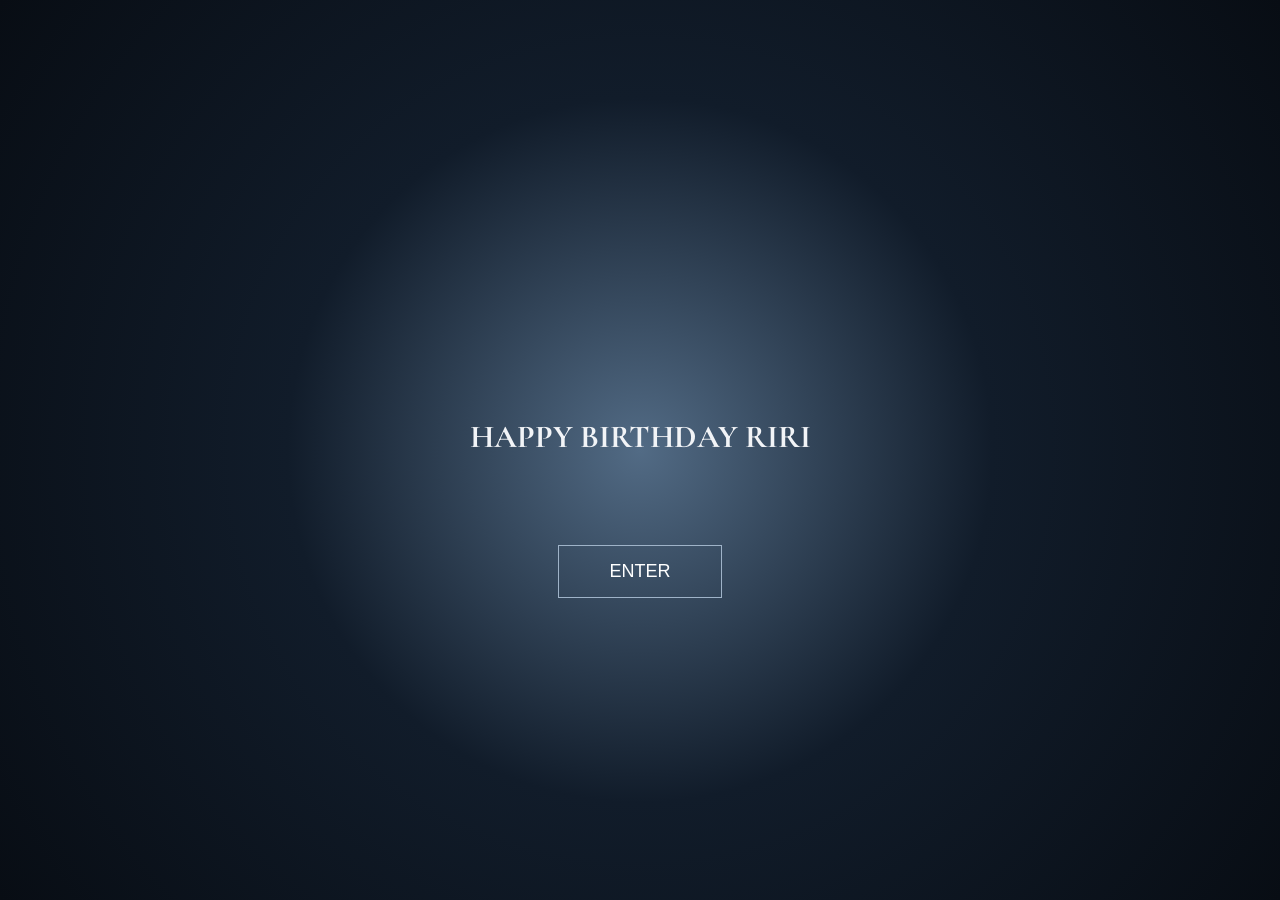
<file: index.html>
<!DOCTYPE html>
<html lang="es">

<head>

<meta charset="UTF-8">
<meta name="viewport" content="width=device-width, initial-scale=1.0">

<title>Happy Birthday, Riri</title>

<link rel="stylesheet" href="style.css">

<link rel="preconnect" href="https://fonts.googleapis.com">
<link rel="preconnect" href="https://fonts.gstatic.com" crossorigin>

<link href="https://fonts.googleapis.com/css2?family=Cinzel:wght@400;700&family=Cormorant+Garamond:wght@300;400;600&display=swap" rel="stylesheet">

</head>

<body>

<div class="loading-screen">

<h1 class="logo">
  <h1>HAPPY BIRTHDAY RIRI</h1>

</h1>

<p class="loading-text">

</p>

<a href="letter.html" class="enter-link">
<button id="enter">
ENTER
</button>
</a>

</div>

</body>

</html>
</file>
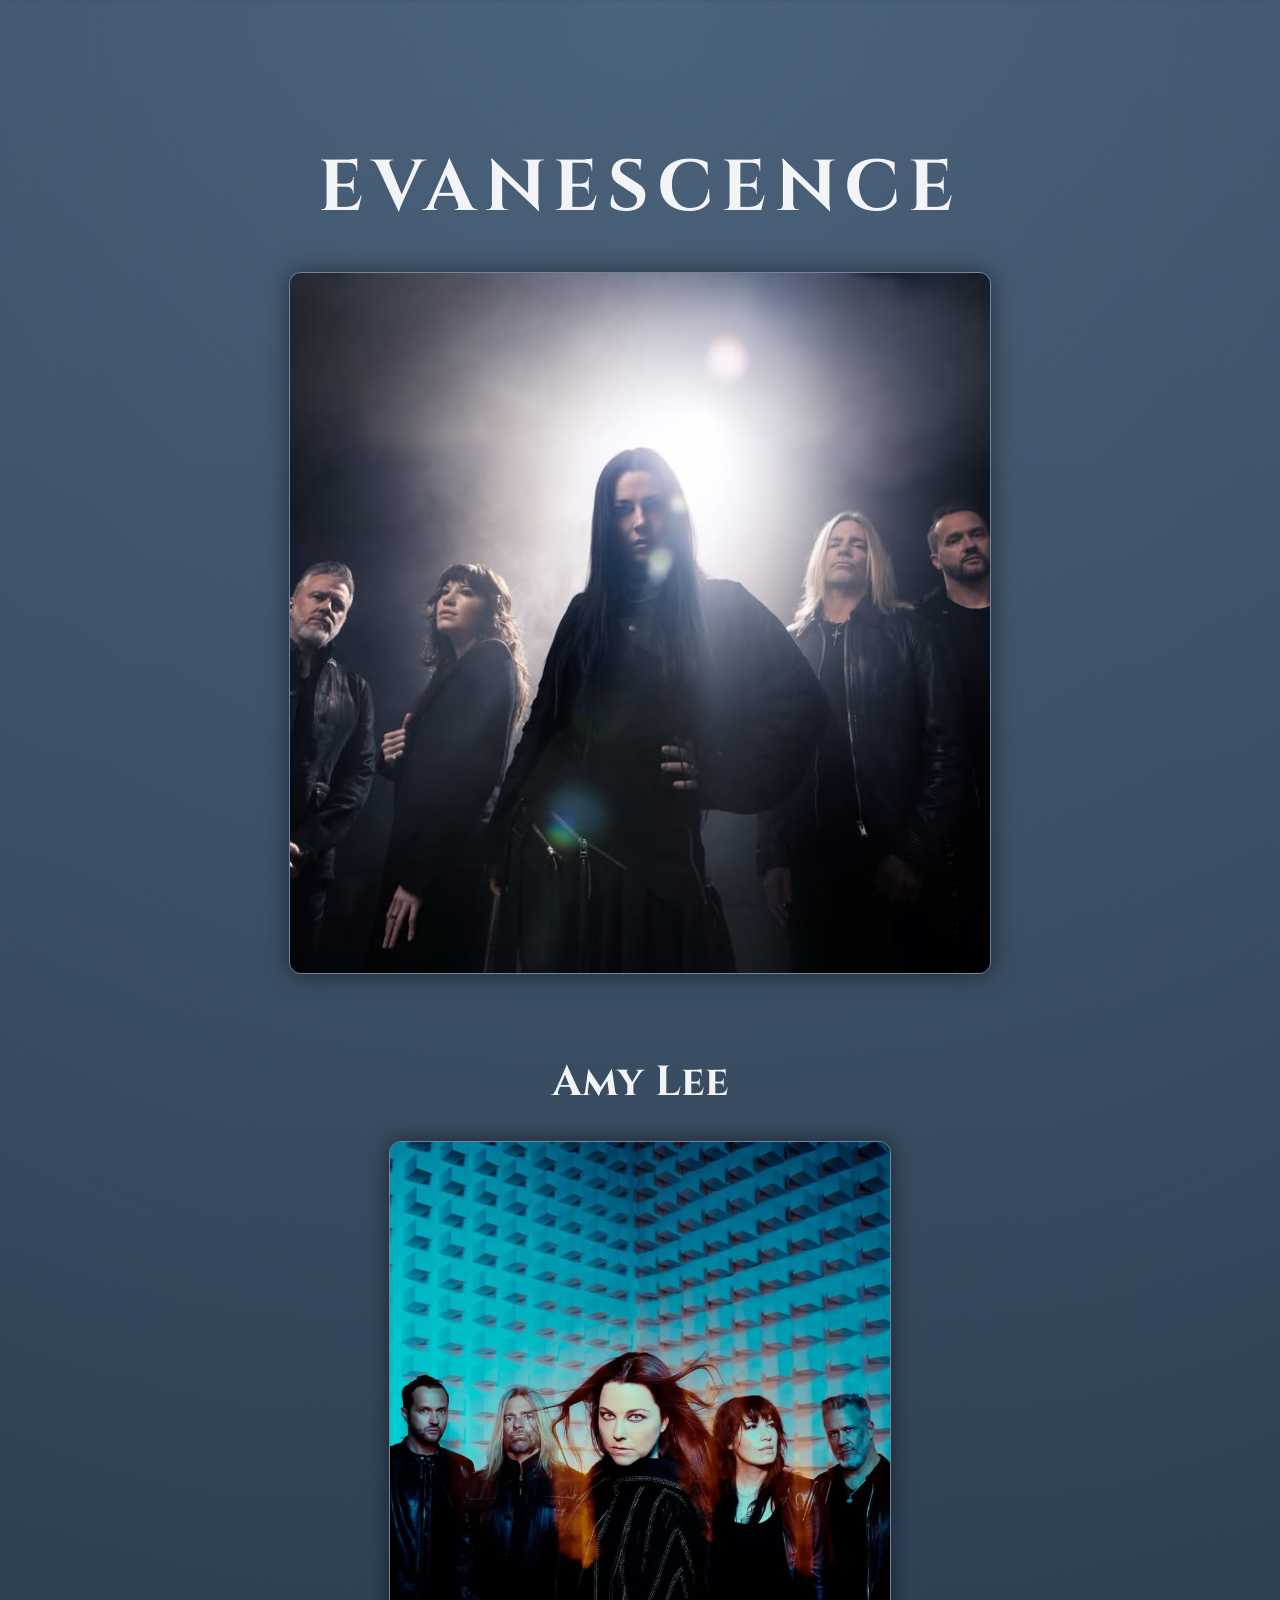
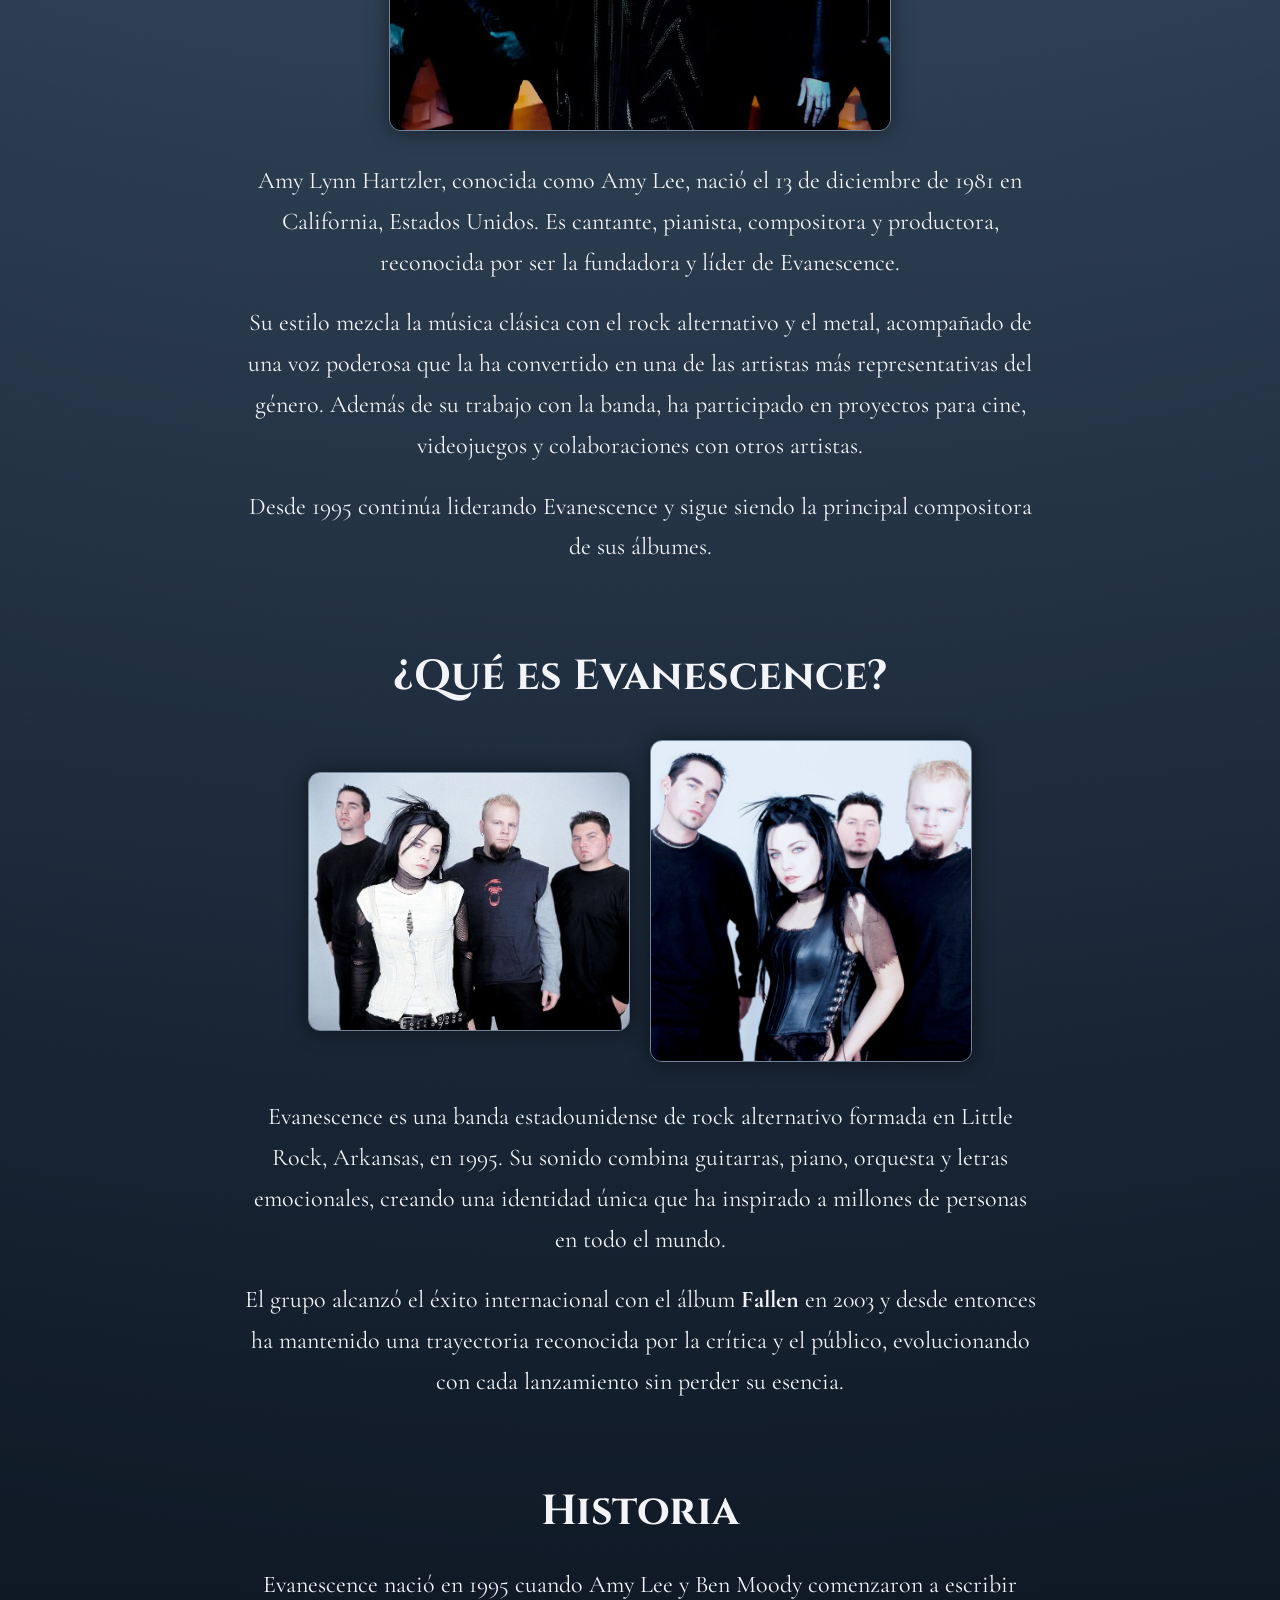
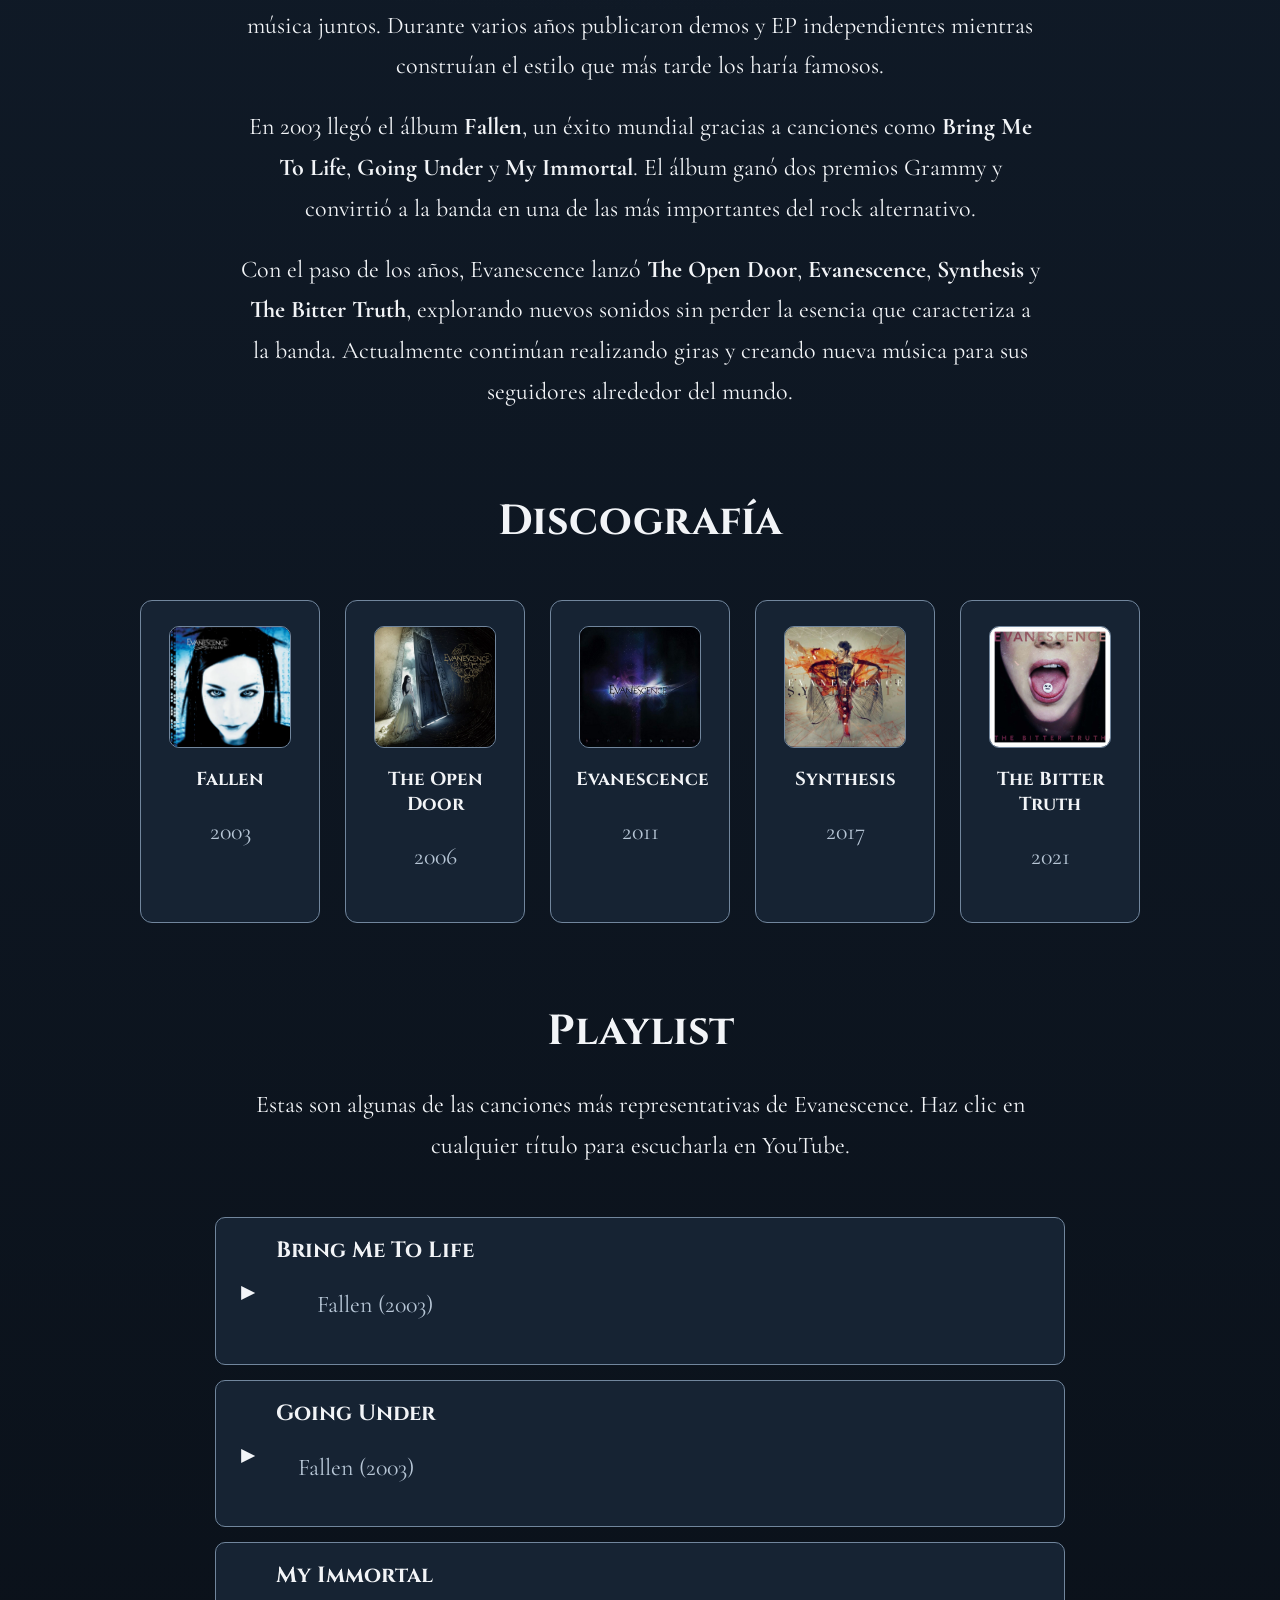
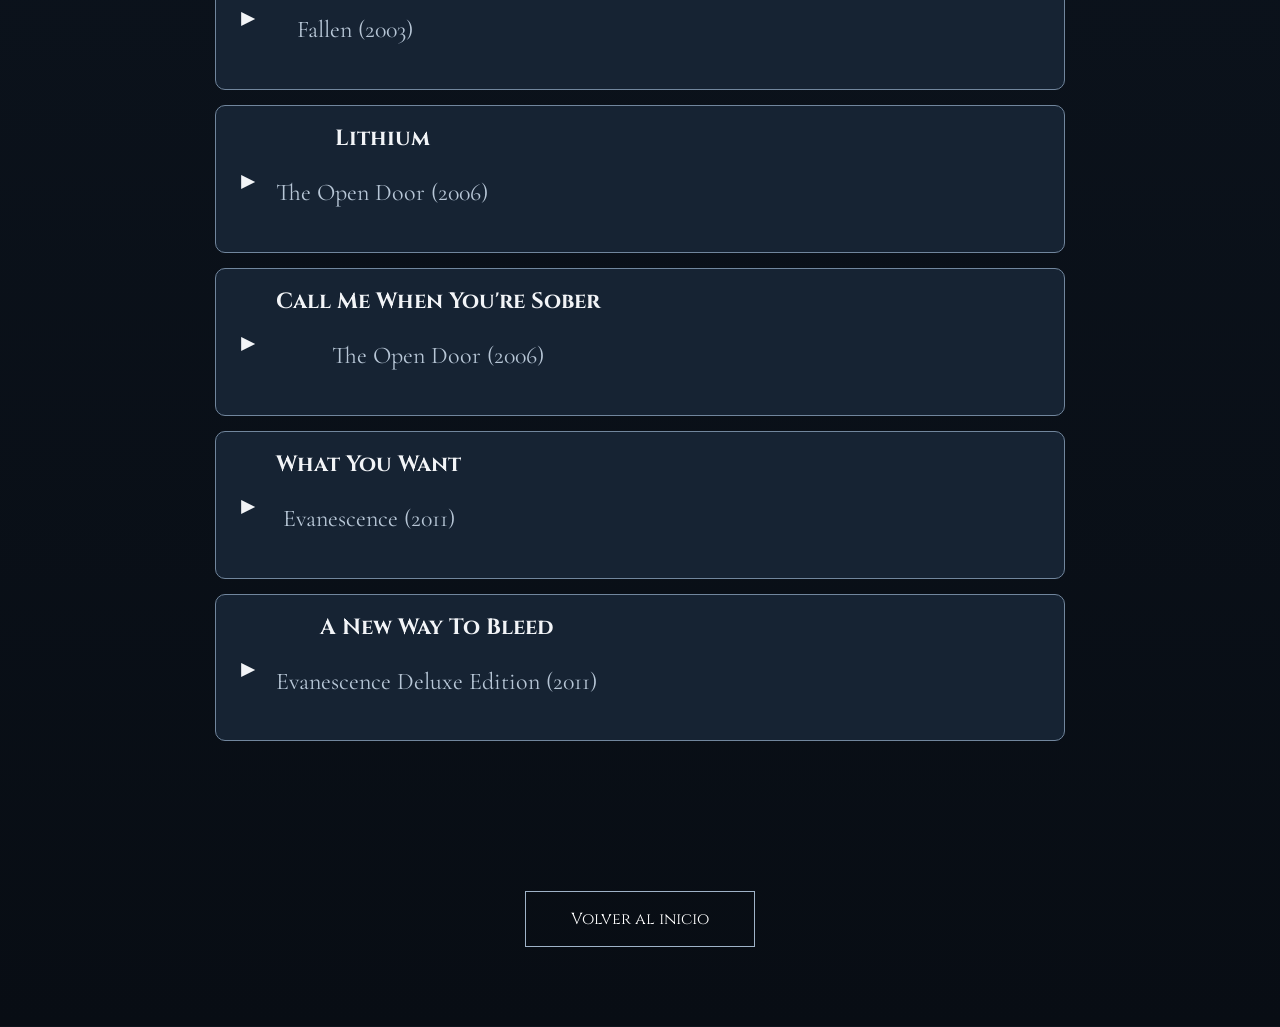
<file: evanescence.html>
<!DOCTYPE html>
<html lang="es">

<head>

<meta charset="UTF-8">
<meta name="viewport" content="width=device-width, initial-scale=1.0">

<title>Evanescence</title>

<link rel="stylesheet" href="style.css">

<link rel="preconnect" href="https://fonts.googleapis.com">
<link rel="preconnect" href="https://fonts.gstatic.com" crossorigin>

<link href="https://fonts.googleapis.com/css2?family=Cinzel:wght@400;700&family=Cormorant+Garamond:wght@300;400;600&display=swap" rel="stylesheet">

</head>

<body>

<section id="evanescence">

<h1>EVANESCENCE</h1>

<img src="images/072875986bb0019f7bca6c98250bf803.jpg" alt="Amy Lee" class="hero-image">

<p class="quote">
</p>

<p class="author">
</p>

<h2>Amy Lee</h2>

<img src="images/c8ae09a973a181760a8ebb6b048619e1.jpg" alt="Amy Lee" class="section-image">

<p>
Amy Lynn Hartzler, conocida como Amy Lee, nació el 13 de diciembre de 1981 en California, Estados Unidos. Es cantante, pianista, compositora y productora, reconocida por ser la fundadora y líder de Evanescence.
</p>

<p>
Su estilo mezcla la música clásica con el rock alternativo y el metal, acompañado de una voz poderosa que la ha convertido en una de las artistas más representativas del género. Además de su trabajo con la banda, ha participado en proyectos para cine, videojuegos y colaboraciones con otros artistas.
</p>

<p>
Desde 1995 continúa liderando Evanescence y sigue siendo la principal compositora de sus álbumes.
</p>

<h2>¿Qué es Evanescence?</h2>

<div class="band-images">

<img src="images/39f3d0b0e0b8e5e2bedc1f6df88a98b9.jpg" alt="Evanescence">

<img src="images/3228d413f6617a14ff8dd40e9c218ead.webp.jpg" alt="Evanescence">

</div>

<p>
Evanescence es una banda estadounidense de rock alternativo formada en Little Rock, Arkansas, en 1995. Su sonido combina guitarras, piano, orquesta y letras emocionales, creando una identidad única que ha inspirado a millones de personas en todo el mundo.
</p>

<p>
El grupo alcanzó el éxito internacional con el álbum <strong>Fallen</strong> en 2003 y desde entonces ha mantenido una trayectoria reconocida por la crítica y el público, evolucionando con cada lanzamiento sin perder su esencia.
</p>

<h2>Historia</h2>

<p>
Evanescence nació en 1995 cuando Amy Lee y Ben Moody comenzaron a escribir música juntos. Durante varios años publicaron demos y EP independientes mientras construían el estilo que más tarde los haría famosos.
</p>

<p>
En 2003 llegó el álbum <strong>Fallen</strong>, un éxito mundial gracias a canciones como <strong>Bring Me To Life</strong>, <strong>Going Under</strong> y <strong>My Immortal</strong>. El álbum ganó dos premios Grammy y convirtió a la banda en una de las más importantes del rock alternativo.
</p>

<p>
Con el paso de los años, Evanescence lanzó <strong>The Open Door</strong>, <strong>Evanescence</strong>, <strong>Synthesis</strong> y <strong>The Bitter Truth</strong>, explorando nuevos sonidos sin perder la esencia que caracteriza a la banda. Actualmente continúan realizando giras y creando nueva música para sus seguidores alrededor del mundo.
</p>

<h2>Discografía</h2>

<div class="albums">

<div class="album">
<img src="images/4863af53a2217bd7d9eb6eb5ccb7d9ea.webp.jpg" alt="Fallen">
<h3>Fallen</h3>
<p>2003</p>
</div>

<div class="album">
<img src="images/c5c366c70ca74d012450c8151e0751bb.webp.jpg" alt="The Open Door">
<h3>The Open Door</h3>
<p>2006</p>
</div>

<div class="album">
<img src="images/5add6b8a2839d3844824b598f9b32333.jpg" alt="Evanescence">
<h3>Evanescence</h3>
<p>2011</p>
</div>

<div class="album">
<img src="images/f6bb2a66773239281d2c70f9f5ac55de.jpg" alt="Synthesis">
<h3>Synthesis</h3>
<p>2017</p>
</div>

<div class="album">
<img src="images/ad0a12f746f30114cf4bed1dc5c22d5e.jpg" alt="The Bitter Truth">
<h3>The Bitter Truth</h3>
<p>2021</p>
</div>

</div><h2>Playlist</h2>

<p>
Estas son algunas de las canciones más representativas de Evanescence. Haz clic en cualquier título para escucharla en YouTube.
</p>

<div class="playlist">

<a href="https://www.youtube.com/watch?v=3YxaaGgTQYM" target="_blank">
<span>▶</span>
<div>
<h3>Bring Me To Life</h3>
<p>Fallen (2003)</p>
</div>
</a>

<a href="https://www.youtube.com/watch?v=CdhqVtpR2ts" target="_blank">
<span>▶</span>
<div>
<h3>Going Under</h3>
<p>Fallen (2003)</p>
</div>
</a>

<a href="https://www.youtube.com/watch?v=5anLPw0Efmo" target="_blank">
<span>▶</span>
<div>
<h3>My Immortal</h3>
<p>Fallen (2003)</p>
</div>
</a>

<a href="https://www.youtube.com/watch?v=PJGpsL_XYQI" target="_blank">
<span>▶</span>
<div>
<h3>Lithium</h3>
<p>The Open Door (2006)</p>
</div>
</a>

<a href="https://youtu.be/_RrA-R5VHQs?si=Rk2VflS9UaSZ3HnF" target="_blank">
<span>▶</span>
<div>
<h3>Call Me When You're Sober</h3>
<p>The Open Door (2006)</p>
</div>
</a>

<a href="https://youtu.be/wVWazHTunSI?si=YQKQ2tIk5njv5mcm" target="_blank">
<span>▶</span>
<div>
<h3>What You Want</h3>
<p>Evanescence (2011)</p>
</div>
</a>

<a href="https://youtu.be/es_rHRSHmDU?si=54hPLG1KjYQ1dg9j" target="_blank">
<span>▶</span>
<div>
<h3>A New Way To Bleed</h3>
<p>Evanescence Deluxe Edition (2011)</p>
</div>
</a>

</div>

<br><br>

<a href="index.html" class="back-button">
Volver al inicio
</a>

</section>

</body>
</html>
</file>
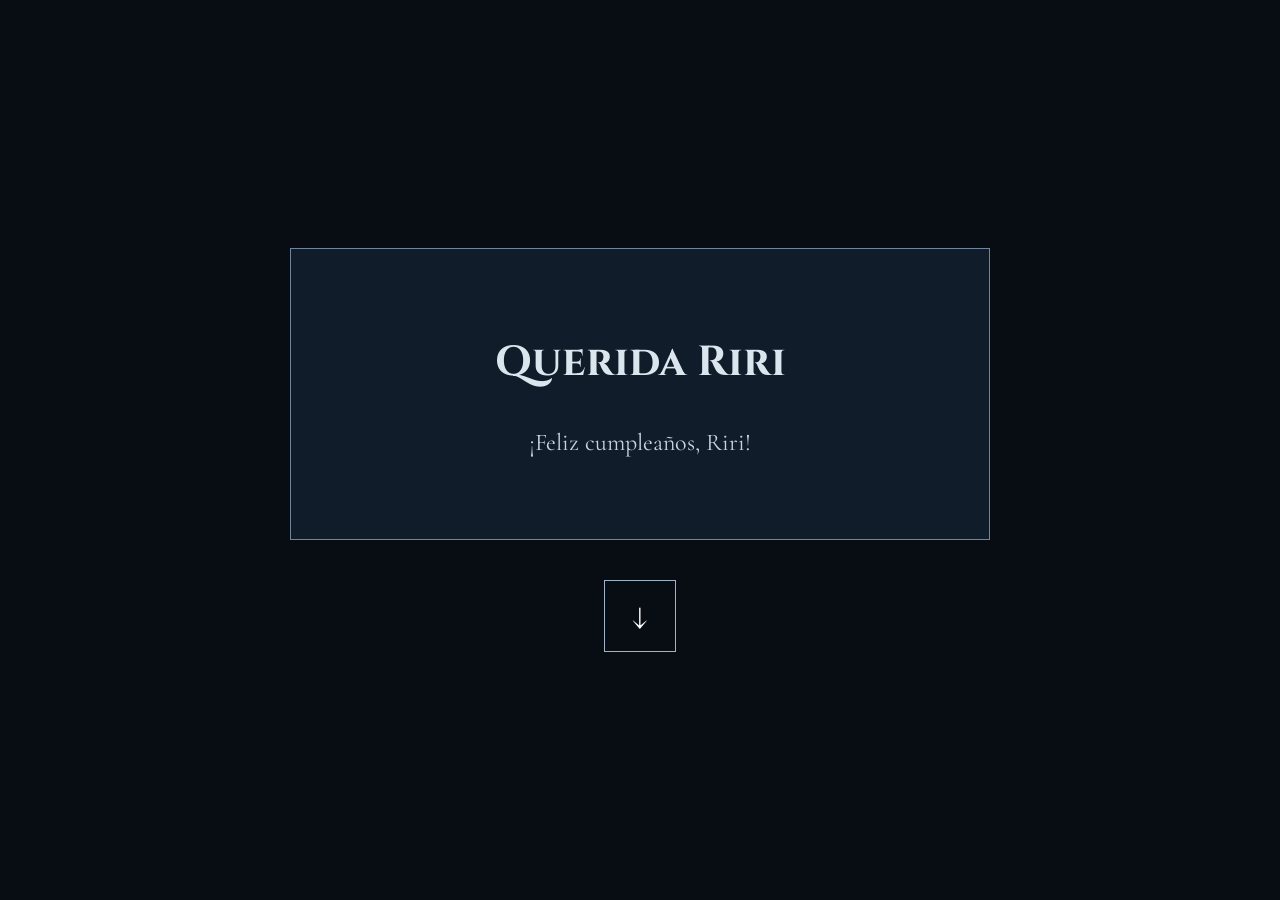
<file: letter.html>
<!DOCTYPE html>
<html lang="es">

<head>

<meta charset="UTF-8">
<meta name="viewport" content="width=device-width, initial-scale=1.0">

<title>Una carta para Riri</title>

<link rel="stylesheet" href="style.css">

<link rel="preconnect" href="https://fonts.googleapis.com">
<link rel="preconnect" href="https://fonts.gstatic.com" crossorigin>

<link href="https://fonts.googleapis.com/css2?family=Cinzel:wght@400;700&family=Cormorant+Garamond:wght@300;400;600&display=swap" rel="stylesheet">

</head>

<body>

<section id="letter">

    <div class="paper">

        <h2>Querida Riri</h2>

        <p id="letter-text"></p>

    </div>

    <div class="arrow">

        <a href="evanescence.html">
            ↓
        </a>

    </div>

</section>

<script src="script.js"></script>

</body>

</html>
</file>
<file: style.css>
body{
margin:0;
background:#080d14;
color:#f2f4f7;
font-family:'Cormorant Garamond',serif;
}

.loading-screen{
height:100vh;
display:flex;
justify-content:center;
align-items:center;
flex-direction:column;
background:
radial-gradient(circle at center,#526b85,#111c2a 45%,#080d14);
text-align:center;
}

.logo{
font-family:'Cinzel',serif;
font-size:70px;
letter-spacing:8px;
color:#e8edf2;
}

.loading-text{
font-size:28px;
color:#b7c6d6;
margin-bottom:40px;
}

.enter-link{
text-decoration:none;
}

#enter{
padding:15px 50px;
background:transparent;
border:1px solid #9fb3c8;
color:white;
font-size:18px;
cursor:pointer;
transition:.4s;
}

#enter:hover{
background:#dce6ef;
color:#101820;
}

#letter{
min-height:100vh;
display:flex;
justify-content:center;
align-items:center;
flex-direction:column;
padding:60px 20px;
box-sizing:border-box;
}

.paper{
width:90%;
max-width:700px;
background:#111c2a;
border:1px solid #71869d;
padding:50px;
box-sizing:border-box;
text-align:center;
}

.paper h2{
font-family:'Cinzel',serif;
font-size:42px;
margin-bottom:30px;
color:#dbe5ee;
}

.paper p{
font-size:24px;
line-height:1.8;
white-space:pre-line;
color:#c8d3df;
}

.arrow{
margin-top:40px;
}

.arrow a{
display:inline-block;
width:70px;
height:70px;
line-height:70px;
text-align:center;
border:1px solid #9fb3c8;
text-decoration:none;
color:white;
font-size:36px;
transition:.4s;
}

.arrow a:hover{
background:#dce6ef;
color:#101820;
}

#evanescence{
min-height:100vh;
padding:80px 20px;
background:
radial-gradient(circle at top,rgba(120,150,180,.45),transparent 55%),
linear-gradient(180deg,#26384d 0%,#111c2a 45%,#080d14 100%);
text-align:center;
}

#evanescence h1,
#evanescence h2{
font-family:'Cinzel',serif;
}

#evanescence p{
max-width:800px;
margin:20px auto;
font-size:24px;
line-height:1.7;
}

.playlist{
max-width:850px;
margin:50px auto;
}

.playlist a{
display:flex;
align-items:center;
gap:20px;
padding:18px 22px;
margin:15px 0;
background:#162333;
border:1px solid #71869d;
border-radius:10px;
color:#f2f4f7;
text-decoration:none;
transition:.35s;
}

.playlist a:hover{
background:#24364a;
transform:translateX(10px);
box-shadow:0 0 20px rgba(113,134,157,.5);
}

.playlist span{
font-size:30px;
}

.playlist h3{
margin:0;
font-family:'Cinzel',serif;
font-size:22px;
}

.playlist p{
margin:5px 0 0;
color:#b7c6d6;
font-size:17px;
}
.quote{
max-width:700px;
margin:0 auto;
font-size:28px;
font-style:italic;
color:#b7c6d6;
}

.author{
margin-top:10px;
margin-bottom:70px;
color:#9fb3c8;
font-size:20px;
}

#evanescence h1{
font-size:72px;
letter-spacing:8px;
margin-bottom:15px;
}

#evanescence h2{
font-size:42px;
margin-top:80px;
margin-bottom:25px;
}

.hero-image{
display:block;
width:85%;
max-width:700px;
margin:35px auto;
border-radius:12px;
border:1px solid #71869d;
box-shadow:0 0 25px rgba(0,0,0,.5);
}

.section-image{
display:block;
width:75%;
max-width:500px;
margin:30px auto;
border-radius:12px;
border:1px solid #71869d;
box-shadow:0 0 20px rgba(0,0,0,.5);
}

.band-images{
display:flex;
justify-content:center;
align-items:center;
gap:20px;
flex-wrap:wrap;
max-width:900px;
margin:35px auto;
}

.band-images img{
width:45%;
max-width:320px;
border-radius:12px;
border:1px solid #71869d;
box-shadow:0 0 20px rgba(0,0,0,.5);
transition:.35s;
}

.band-images img:hover{
transform:scale(1.03);
}

.albums{
display:grid;
grid-template-columns:repeat(auto-fit,minmax(180px,1fr));
gap:25px;
max-width:1000px;
margin:50px auto;
}

.album{
background:#162333;
border:1px solid #71869d;
border-radius:12px;
padding:25px;
transition:.35s;
text-align:center;
}

.album:hover{
transform:translateY(-8px);
box-shadow:0 0 20px rgba(113,134,157,.45);
}

.album h3{
font-family:'Cinzel',serif;
margin-bottom:10px;
}

.album p{
margin:0;
font-size:18px;
color:#b7c6d6;
}

.album img{
width:120px;
height:120px;
object-fit:cover;
border-radius:10px;
margin:0 auto 15px;
display:block;
border:1px solid #71869d;
}

.gallery{
display:grid;
grid-template-columns:repeat(auto-fit,minmax(220px,1fr));
gap:20px;
max-width:1100px;
margin:50px auto;
}

.gallery img{
width:100%;
border-radius:12px;
border:1px solid #71869d;
transition:.35s;
box-shadow:0 0 15px rgba(0,0,0,.4);
}

.gallery img:hover{
transform:scale(1.03);
}

.back-button{
display:inline-block;
margin-top:60px;
padding:16px 45px;
border:1px solid #9fb3c8;
color:white;
text-decoration:none;
transition:.35s;
font-family:'Cinzel',serif;
}

.back-button:hover{
background:#dce6ef;
color:#101820;
}
</file>
